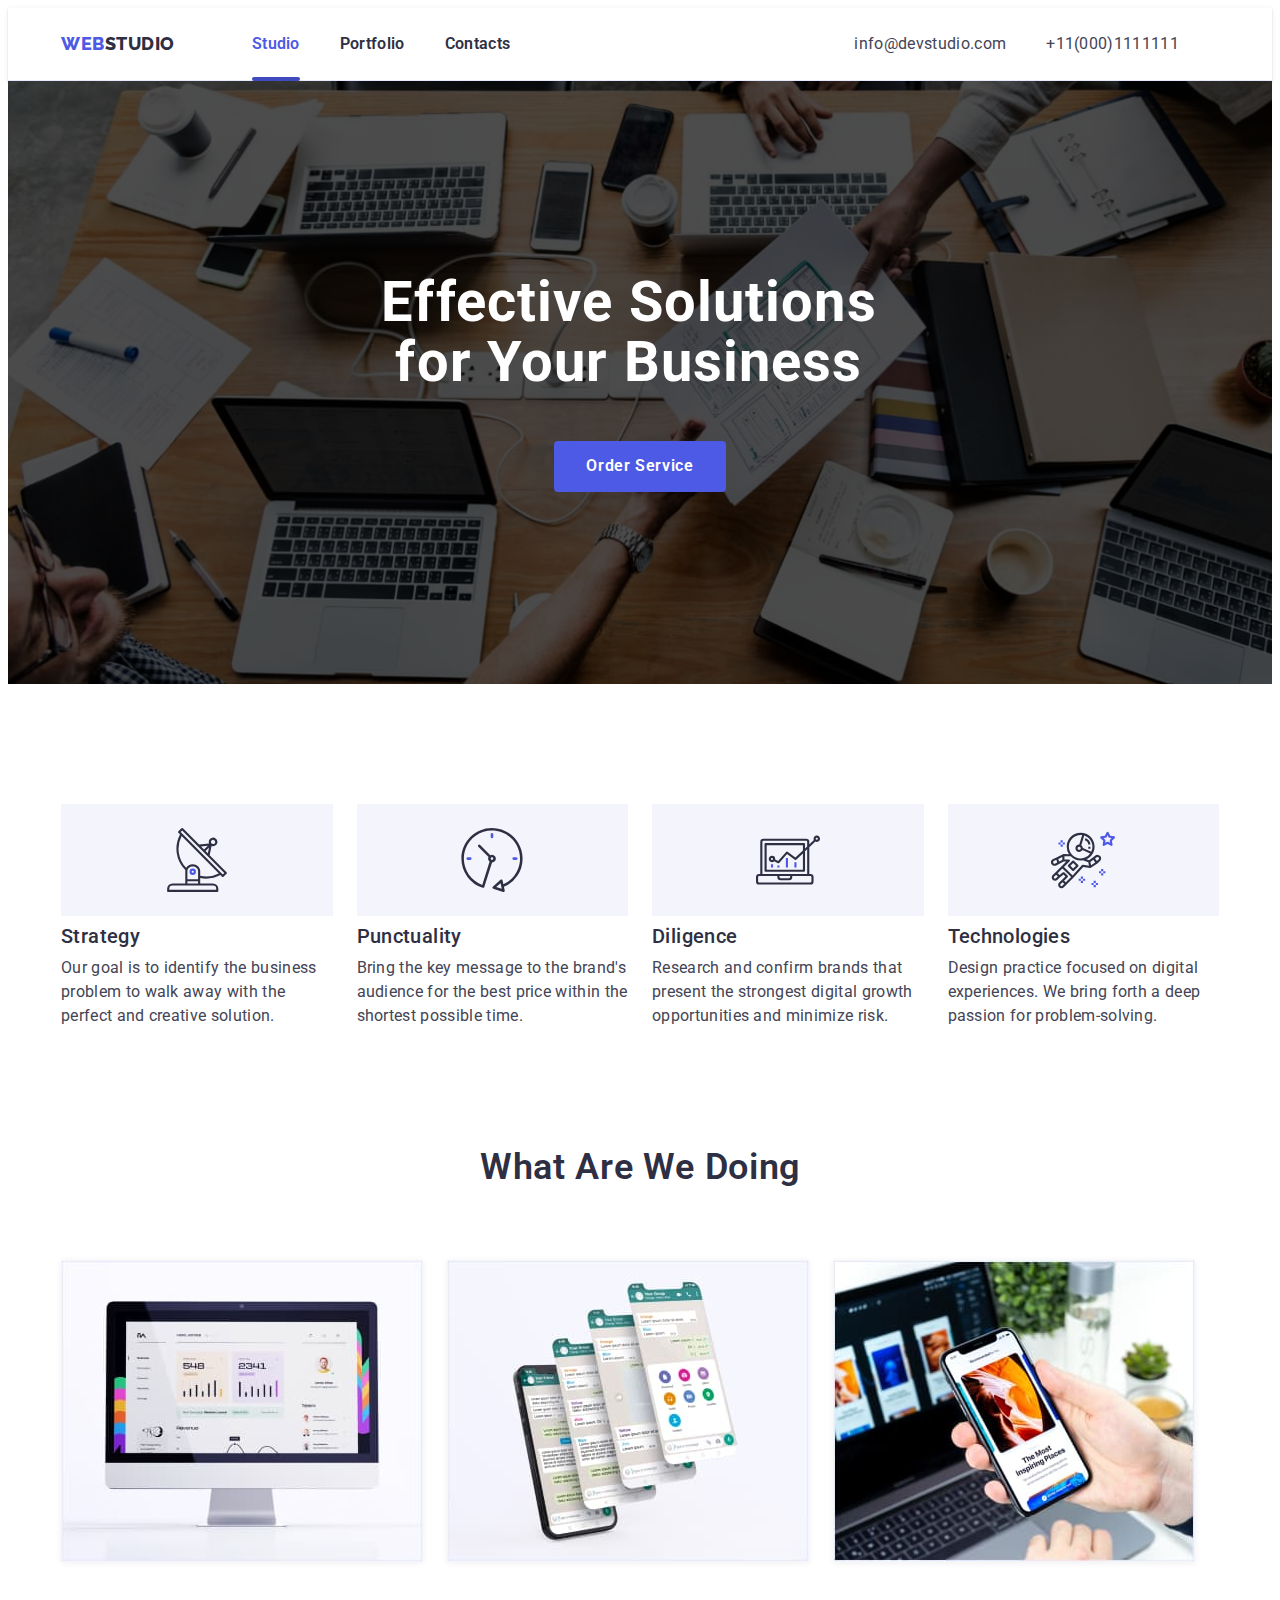
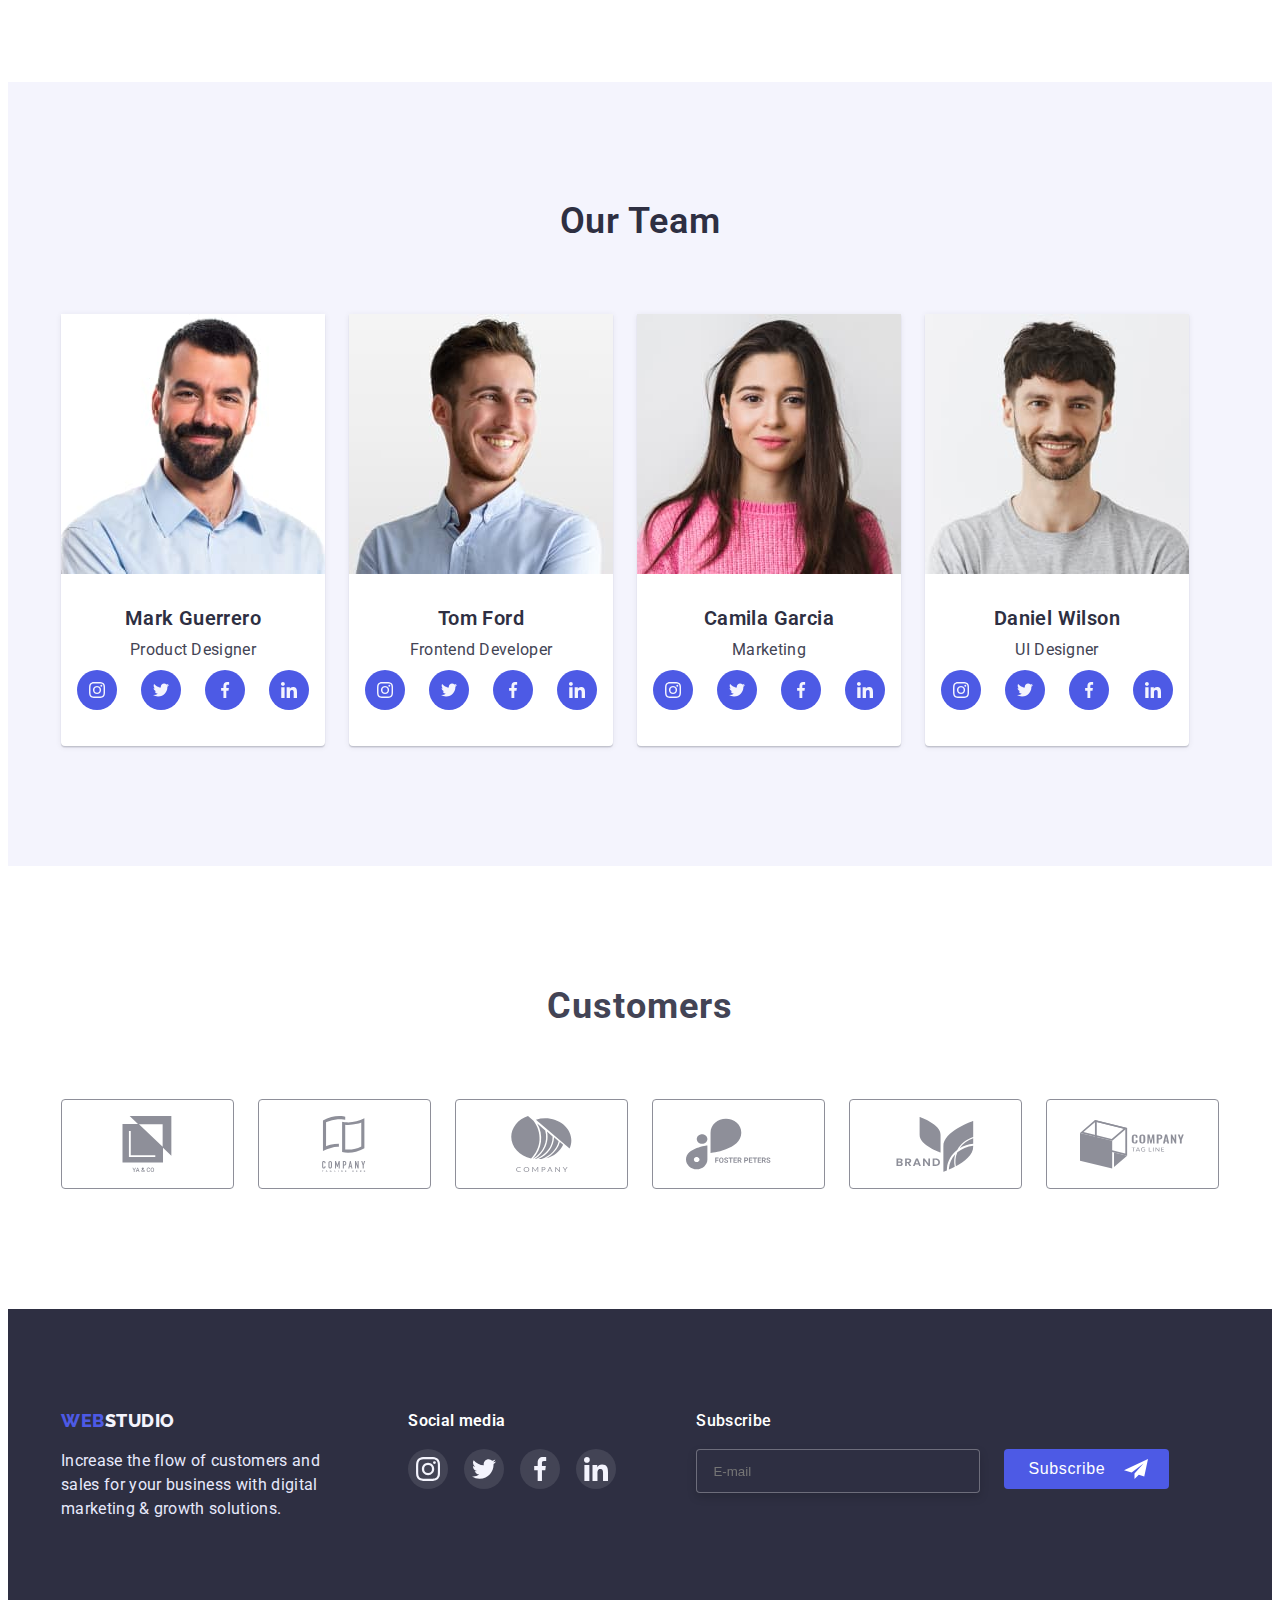
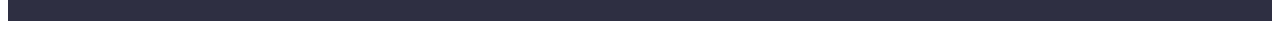
<file: index.html>
<!DOCTYPE html>
<html lang="en">
  <head>
    <meta charset="UTF-8" />
    <meta http-equiv="X-UA-Compatible" content="IE=edge" />
    <meta name="viewport" content="width=device-width, initial-scale=1.0" />
    <title>Home</title>
    <link
      rel="stylesheet"
      href="https://cdnjs.cloudflare.com/ajax/libs/modern-normalize/1.1.0/modern-normalize.min.css"
      integrity="sha512-wpPYUAdjBVSE4KJnH1VR1HeZfpl1ub8YT/NKx4PuQ5NmX2tKuGu6U/JRp5y+Y8XG2tV+wKQpNHVUX03MfMFn9Q=="
      crossorigin="anonymous"
      referrerpolicy="no-referrer"
    />
    <link rel="preconnect" href="https://fonts.googleapis.com" />
    <link rel="preconnect" href="https://fonts.gstatic.com" crossorigin />
    <link
      href="https://fonts.googleapis.com/css2?family=Raleway:wght@700&family=Roboto:wght@400;500;700;900&display=swap"
      rel="stylesheet"
    />
    <link rel="stylesheet" href="./css/styles.css" />
  </head>
  <body>
    <!--HEADER-->
    <header class="header head">
      <div class="container header-container">
        <nav class="nav">
          <a class="logo size" href="./index.html"
            >Web<span class="header-logo size">studio</span></a
          >
          <ul class="menu-hed">
            <li class="menu-headr">
              <a class="menu-link current size" href="#">Studio</a>
            </li>
            <li class="menu-headr">
              <a class="menu-link logo-name size" href="./portfolio.html">Portfolio</a>
            </li>
            <li class="menu-headr logo-name">
              <a class="menu-link logo-name size" href="#">Contacts</a>
            </li>
          </ul>
        </nav>
        <ul class="menu-contact">
          <li class="contact">
            <a class="mail size" href="mailto:info@devstudio.com">info@devstudio.com</a>
          </li>
          <li class="contact">
            <a class="namber size" href="tel:+11(000)1111111">+11(000)1111111</a>
          </li>
        </ul>
      </div>
    </header>
    <main>
      <!--HERO-->
      <section class="hero">
        <div class="container">
          <h1 class="hero-title">Effective Solutions for Your Business</h1>
          <button class="modal-bth" type="button-mod" data-modal-open>Order Service</button>
        </div>
      </section>
      <!--CONTENT-->
      <section class="content">
        <div class="container">
          <h2 class="visually-hidden">our basic position</h2>
          <ul class="menu">
            <li class="description">
              <div class="icon-list">
                <svg class="icon-description" width="64" height="64">
                  <use href="./img/sprite.svg#icon-Group"></use>
                </svg>
              </div>
              <h3 class="title-list-content">Strategy</h3>
              <p class="content-paragraph">
                Our goal is to identify the business problem to walk away with the perfect and
                creative solution.
              </p>
            </li>
            <li class="description">
              <div class="icon-list">
                <svg class="icon-description" width="64" height="64">
                  <use href="./img/sprite.svg#icon-clock"></use>
                </svg>
              </div>
              <h3 class="title-list-content">Punctuality</h3>
              <p class="content-paragraph">
                Bring the key message to the brand's audience for the best price within the shortest
                possible time.
              </p>
            </li>
            <li class="description">
              <div class="icon-list">
                <svg class="icon-description" width="64" height="64">
                  <use href="./img/sprite.svg#icon-diagram"></use>
                </svg>
              </div>
              <h3 class="title-list-content">Diligence</h3>
              <p class="content-paragraph">
                Research and confirm brands that present the strongest digital growth opportunities
                and minimize risk.
              </p>
            </li>
            <li class="description">
              <div class="icon-list">
                <svg class="icon-description" width="64" height="64">
                  <use href="./img/sprite.svg#icon-astronaut"></use>
                </svg>
              </div>
              <h3 class="title-list-content">Technologies</h3>
              <p class="content-paragraph">
                Design practice focused on digital experiences. We bring forth a deep passion for
                problem-solving.
              </p>
            </li>
          </ul>
        </div>
      </section>
      <!--PICTURES-->
      <section class="pictures">
        <div class="container">
          <h2 class="line-title">What are we doing</h2>
          <ul class="menu item">
            <li class="menu-item">
              <img
                class="photo"
                width="360"
                height="300"
                src="./img/photo_1.jpg"
                alt="Photo 1computer"
              />
            </li>
            <li class="menu-item">
              <img
                class="photo"
                width="360"
                height="300"
                src="./img/photo_2.jpg"
                alt="Photo 2mobile phone"
              />
            </li>
            <li class="menu-item">
              <img
                class="photo"
                width="360"
                height="300"
                src="./img/photo_3.jpg"
                alt="Photo 3mobile phone in hand"
              />
            </li>
          </ul>
        </div>
      </section>
      <!--PHOTOS-->
      <section class="team">
        <div class="container team-container">
          <h2 class="line-title">Our Team</h2>
          <ul class="menu-photo card">
            <li class="menu-img">
              <img
                class="photo"
                width="264"
                height="260"
                src="./img/photo-1.jpg"
                alt="photo 1 Mark Guerrero Product Designer"
              />
              <div class="sociol-menu">
                <h3 class="title-list">Mark Guerrero</h3>
                <p class="text">Product Designer</p>
                <ul class="sociol">
                  <li class="sociol-list">
                    <a href="#" class="sociol-link">
                      <svg class="icon" width="16" height="16">
                        <use href="./img/sprite.svg#instagram"></use>
                      </svg>
                    </a>
                  </li>
                  <li class="sociol-list">
                    <a href="#" class="sociol-link">
                      <svg class="icon" width="16" height="16">
                        <use href="./img/sprite.svg#twitter"></use>
                      </svg>
                    </a>
                  </li>
                  <li class="sociol-list">
                    <a href="#" class="sociol-link">
                      <svg class="icon" width="16" height="16">
                        <use href="./img/sprite.svg#facebook"></use>
                      </svg>
                    </a>
                  </li>
                  <li class="sociol-list">
                    <a href="#" class="sociol-link">
                      <svg class="icon" width="16" height="16">
                        <use href="./img/sprite.svg#linkedin"></use>
                      </svg>
                    </a>
                  </li>
                </ul>
              </div>
            </li>
            <li class="menu-img">
              <img
                class="photo"
                width="264"
                height="260"
                src="./img/photo-2.jpg"
                alt="photo 2 Tom Ford Frontend Developer "
              />
              <div class="sociol-menu">
                <h3 class="title-list">Tom Ford</h3>
                <p class="text">Frontend Developer</p>
                <ul class="sociol">
                  <li class="sociol-list">
                    <a href="" class="sociol-link">
                      <svg class="icon" width="16" height="16">
                        <use href="./img/sprite.svg#instagram"></use>
                      </svg>
                    </a>
                  </li>
                  <li class="sociol-list">
                    <a href="" class="sociol-link">
                      <svg class="icon" width="16" height="16">
                        <use href="./img/sprite.svg#twitter"></use>
                      </svg>
                    </a>
                  </li>
                  <li class="sociol-list">
                    <a href="#" class="sociol-link">
                      <svg class="icon" width="16" height="16">
                        <use href="./img/sprite.svg#facebook"></use>
                      </svg>
                    </a>
                  </li>
                  <li class="sociol-list">
                    <a href="#" class="sociol-link">
                      <svg class="icon" width="16" height="16">
                        <use href="./img/sprite.svg#linkedin"></use>
                      </svg>
                    </a>
                  </li>
                </ul>
              </div>
            </li>
            <li class="menu-img">
              <img
                class="photo"
                width="264"
                height="260"
                src="./img/photo-3.jpg"
                alt="photo 3 Camila Garcia Marketing"
              />
              <div class="sociol-menu">
                <h3 class="title-list">Camila Garcia</h3>
                <p class="text">Marketing</p>
                <ul class="sociol">
                  <li class="sociol-list">
                    <a href="" class="sociol-link">
                      <svg class="icon" width="16" height="16">
                        <use href="./img/sprite.svg#instagram"></use>
                      </svg>
                    </a>
                  </li>
                  <li class="sociol-list">
                    <a href="" class="sociol-link">
                      <svg class="icon" width="16" height="16">
                        <use href="./img/sprite.svg#twitter"></use>
                      </svg>
                    </a>
                  </li>
                  <li class="sociol-list">
                    <a href="" class="sociol-link">
                      <svg class="icon" width="16" height="16">
                        <use href="./img/sprite.svg#facebook"></use>
                      </svg>
                    </a>
                  </li>
                  <li class="sociol-list">
                    <a href="" class="sociol-link">
                      <svg class="icon" width="16" height="16">
                        <use href="./img/sprite.svg#linkedin"></use>
                      </svg>
                    </a>
                  </li>
                </ul>
              </div>
            </li>
            <li class="menu-img">
              <img
                class="photo"
                width="264"
                height="260"
                src="./img/photo-4.jpg"
                alt="photo 4 Daniel Wilson UI Designer"
              />
              <div class="sociol-menu">
                <h3 class="title-list">Daniel Wilson</h3>
                <p class="text">UI Designer</p>
                <ul class="sociol">
                  <li class="sociol-list">
                    <a href="" class="sociol-link">
                      <svg class="icon" width="16" height="16">
                        <use href="./img/sprite.svg#instagram"></use>
                      </svg>
                    </a>
                  </li>
                  <li class="sociol-list">
                    <a href="" class="sociol-link">
                      <svg class="icon" width="16" height="16">
                        <use href="./img/sprite.svg#twitter"></use>
                      </svg>
                    </a>
                  </li>
                  <li class="sociol-list">
                    <a href="" class="sociol-link">
                      <svg class="icon" width="16" height="16">
                        <use href="./img/sprite.svg#facebook"></use>
                      </svg>
                    </a>
                  </li>
                  <li class="sociol-list">
                    <a href="" class="sociol-link">
                      <svg class="icon" width="16" height="16">
                        <use href="./img/sprite.svg#linkedin"></use>
                      </svg>
                    </a>
                  </li>
                </ul>
              </div>
            </li>
          </ul>
        </div>
      </section>
      <section class="customers">
        <div class="container">
          <h2 class="text-customers">Customers</h2>
          <ul class="partner">
            <li class="customers-list">
              <a class="customers-link" href="#">
                <svg class="icon-customer" width="104" height="56">
                  <use href="./img/sprite.svg#icon-group1"></use>
                </svg>
              </a>
            </li>
            <li class="customers-list">
              <a class="customers-link" href="#">
                <svg class="icon-customer" width="104" height="56">
                  <use href="./img/sprite.svg#icon-group2"></use>
                </svg>
              </a>
            </li>
            <li class="customers-list">
              <a class="customers-link" href="#">
                <svg class="icon-customer" width="104" height="56">
                  <use href="./img/sprite.svg#icon-group3"></use>
                </svg>
              </a>
            </li>
            <li class="customers-list">
              <a class="customers-link" href="#">
                <svg class="icon-customer" width="104" height="56">
                  <use href="./img/sprite.svg#icon-group4"></use>
                </svg>
              </a>
            </li>
            <li class="customers-list">
              <a class="customers-link" href="#">
                <svg class="icon-customer" width="104" height="56">
                  <use href="./img/sprite.svg#icon-group5"></use>
                </svg>
              </a>
            </li>
            <li class="customers-list">
              <a class="customers-link" href="#">
                <svg class="icon-customer" width="104" height="56">
                  <use href="./img/sprite.svg#icon-group6"></use>
                </svg>
              </a>
            </li>
          </ul>
        </div>
      </section>
    </main>
    <!--FOOTER-->
    <footer class="footer">
      <div class="container">
        <div class="sociol-icon">
          <div class="sociol-footer">
            <a class="logo" href="./index.html">Web<span class="footer-logo">studio</span></a>
            <p class="footer-text">
              Increase the flow of customers and sales for your business with digital marketing &
              growth solutions.
            </p>
          </div>
          <div class="sociol-media">
            <p class="text-social">Social media</p>
            <ul class="footer-list">
              <li class="footer-icon">
                <a href="#" class="footer-link">
                  <svg class="icon" width="24" height="24">
                    <use href="./img/sprite.svg#instagram"></use>
                  </svg>
                </a>
              </li>
              <li class="footer-icon">
                <a href="#" class="footer-link">
                  <svg class="icon" width="24" height="24">
                    <use href="./img/sprite.svg#twitter"></use>
                  </svg>
                </a>
              </li>
              <li class="footer-icon">
                <a href="#" class="footer-link">
                  <svg class="icon" width="24" height="24">
                    <use href="./img/sprite.svg#facebook"></use>
                  </svg>
                </a>
              </li>
              <li class="footer-icon">
                <a href="#" class="footer-link">
                  <svg class="icon" width="24" height="24">
                    <use href="./img/sprite.svg#linkedin"></use>
                  </svg>
                </a>
              </li>
            </ul>
          </div>
          <div class="footer-subs">
            <p class="desc-subs">Subscribe</p>
            <div class="label-input-footer">
              <form class="footer-form">
                <span class="footer-input">
                  <input
                    type="text"
                    name="user-email"
                    class="modal-input-footer"
                    required
                    placeholder="E-mail"
                  />
                </span>
                <button type="submit" class="footer-but">Subscribe</button>
              </form>
            </div>
          </div>
        </div>
      </div>
    </footer>
    <div class="backdrop is-hidden" data-modal>
      <div class="modal-window">
        <button type="button-mod" class="modal-btn" data-modal-close>
          <svg class="close-btn" width="8" height="8">
            <use href="./img/sprite.svg#icon-close"></use>
          </svg>
        </button>
        <p class="desc-modal-wind">Leave your contacts and we will call you back</p>
        <form class="modal-form">
          <label class="form-label">
            <span class="input-desc"> Name</span>
            <span class="icon-modal-input">
              <input
                type="text"
                name="user-name"
                class="modal-input"
                required
                pattern="^[a-zA-Z]+"
                minlength="2"
              />
              <svg class="icon-modal" width="12" height="12">
                <use href="./img/sprite.svg#icon-name"></use>
              </svg>
            </span>
          </label>
          <label class="form-label">
            <span class="input-desc">Phone</span>
            <span class="icon-modal-input">
              <input
                type="tel"
                name="user-phone"
                class="modal-input"
                required
                pattern="[0-9]{3}-[0-9]{3}-[0-9]{2}-[0-9]{2}"
                title="xxx-xxx-xx-xx"
              />
              <svg class="icon-modal" width="13" height="13">
                <use href="./img/sprite.svg#icon-phone"></use>
              </svg>
            </span>
          </label>
          <label class="form-label">
            <span class="input-desc"> Email</span>
            <span class="icon-modal-input">
              <input type="text" name="user-email" class="modal-input" required />
              <svg class="icon-modal" width="15" height="12">
                <use href="./img/sprite.svg#icon-mail"></use>
              </svg>
            </span>
          </label>
          <label class="form-label">
            <span class="input-desc"> Comment</span>
            <textarea name="user-message" class="modal-text" placeholder="Text input"></textarea>
          </label>
          <input
            id="user"
            type="checkbox"
            name="user-policy"
            class="modal-input-check visually-hidden"
          />
          <label for="user" class="check-desc"
            >I accept the terms and conditions of the&nbsp;<a href="#"> Privacy Polic</a></label
          >
          <button type="submit" class="form-submit">Send</button>
        </form>
      </div>
    </div>
    <script src="./js/modal.js"></script>
  </body>
</html>
</file>
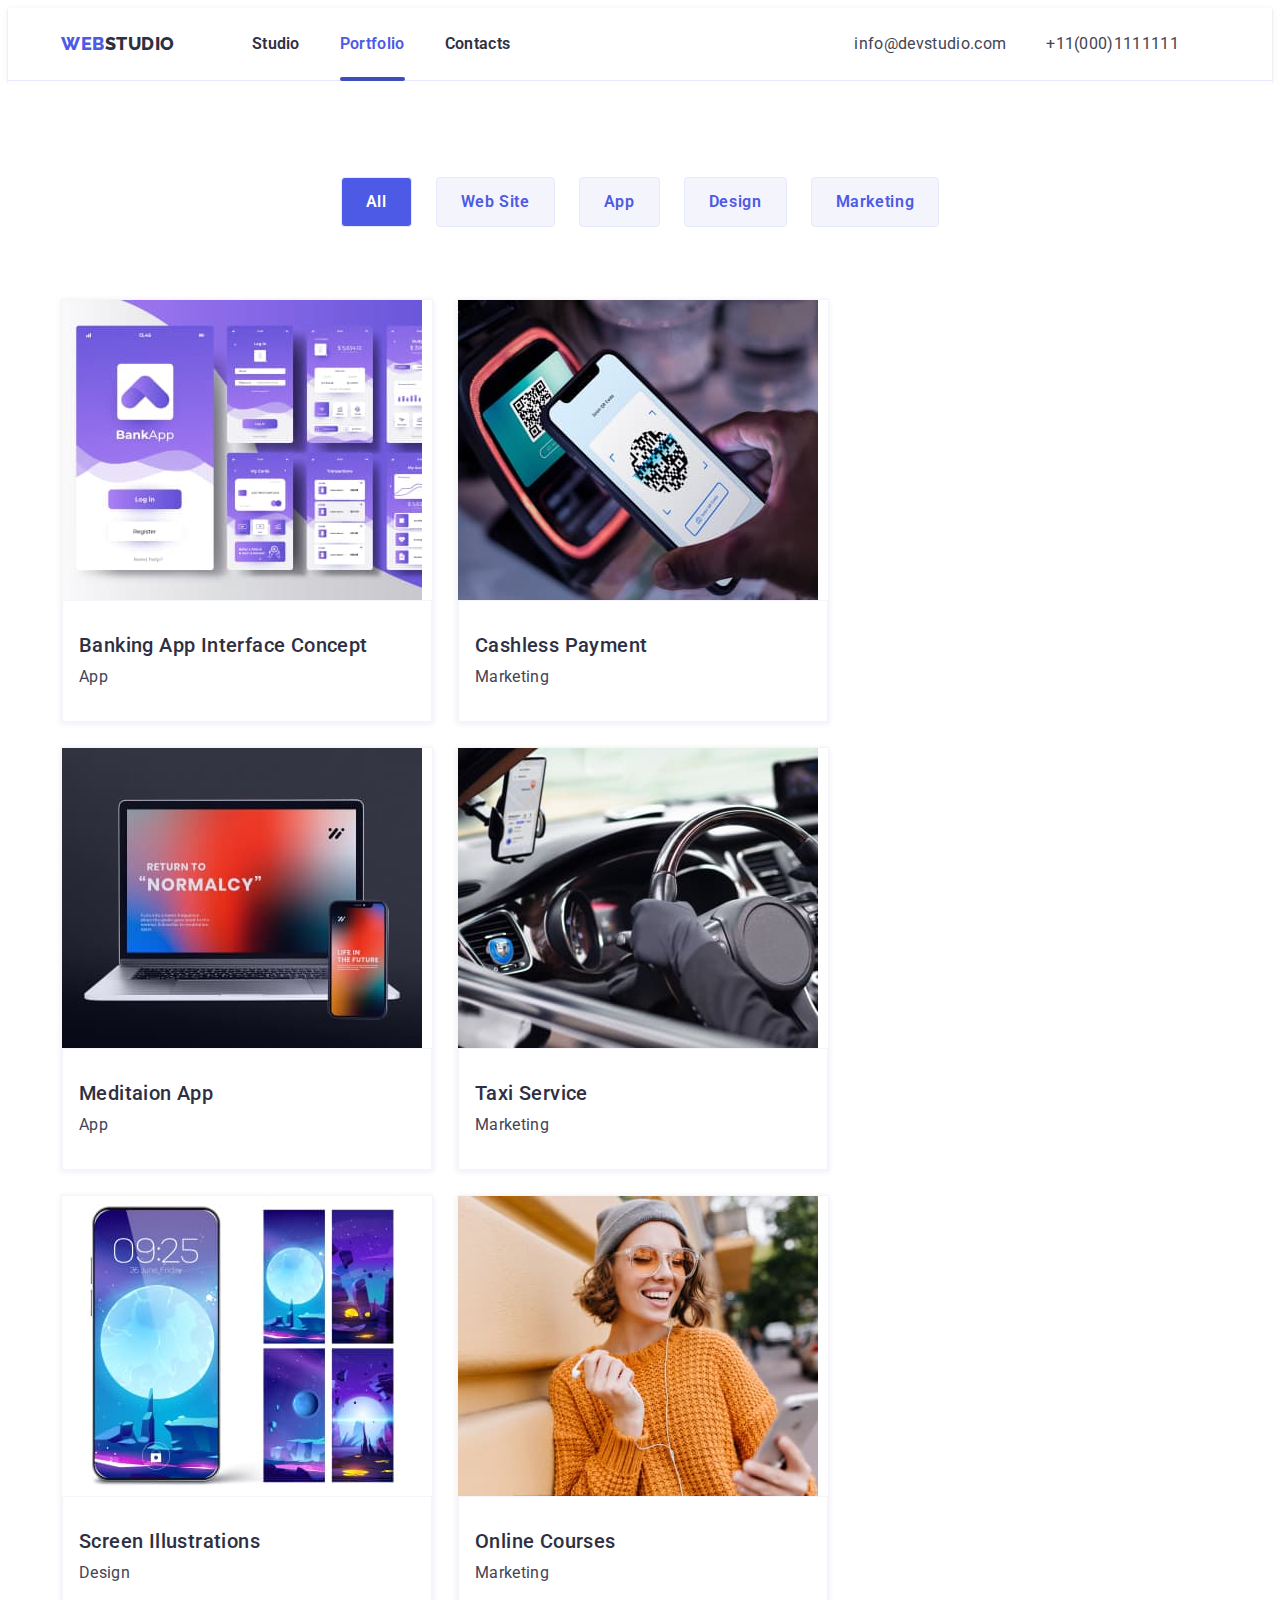
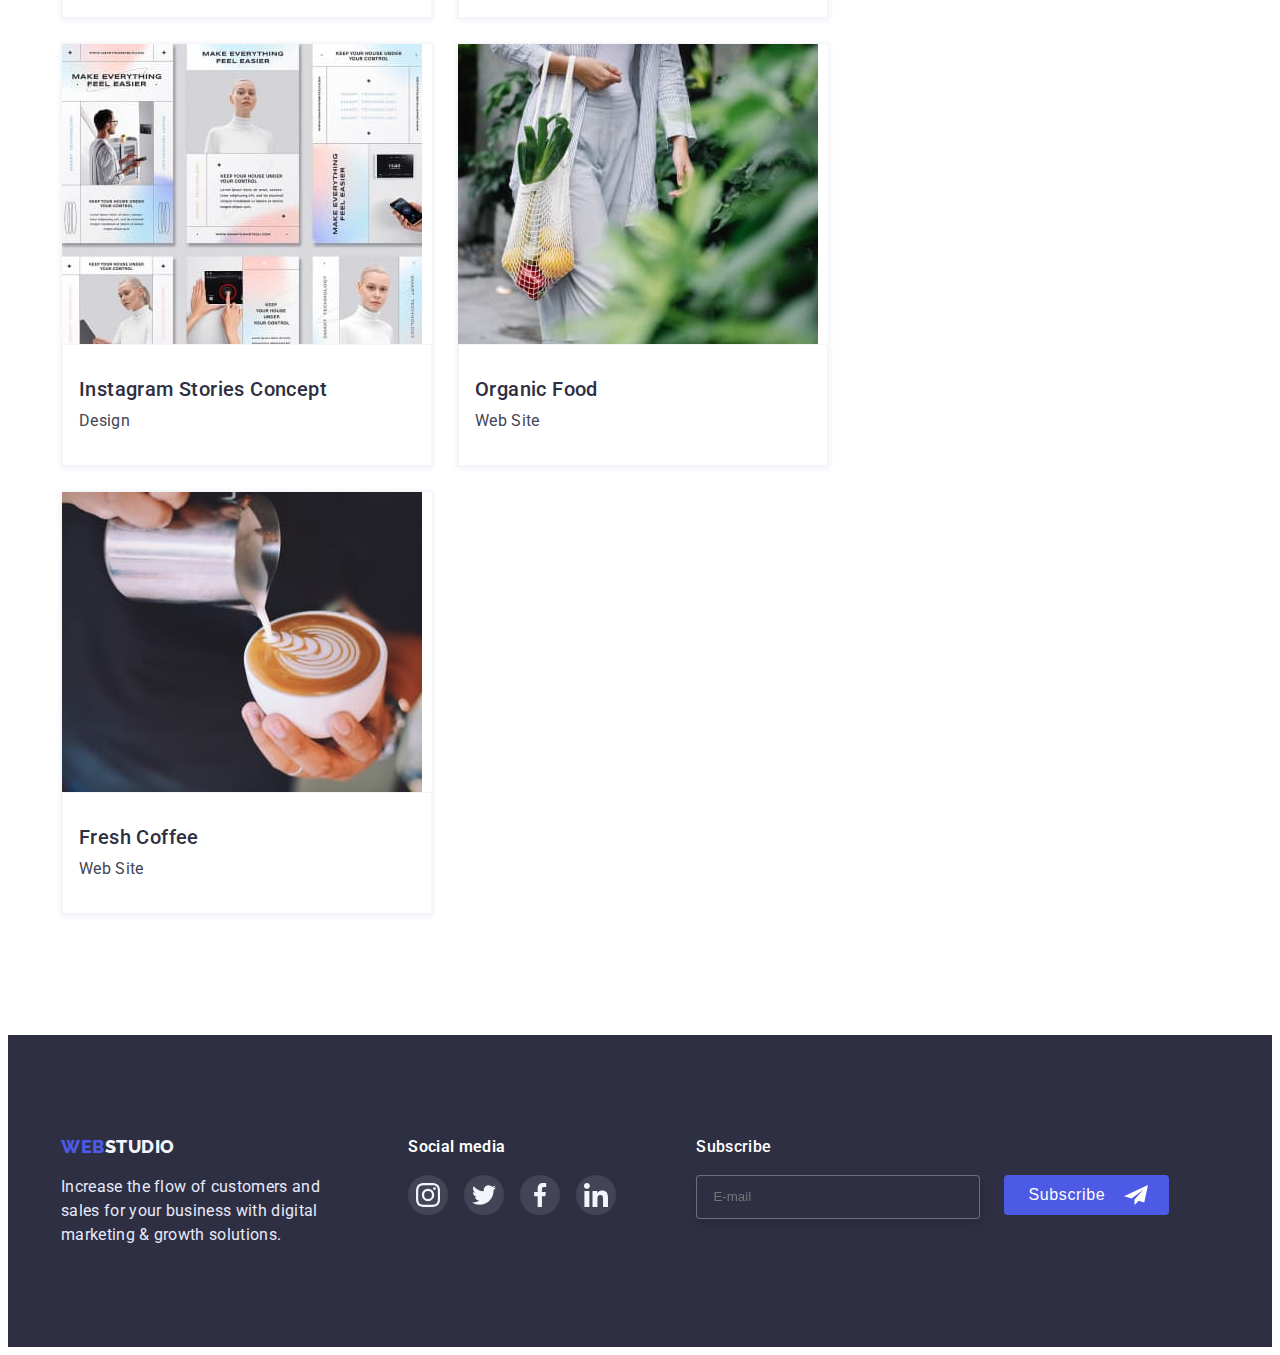
<file: portfolio.html>
<!DOCTYPE html>
<html lang="en">
  <head>
    <meta charset="UTF-8" />
    <meta http-equiv="X-UA-Compatible" content="IE=edge" />
    <meta name="viewport" content="width=device-width, initial-scale=1.0" />
    <title>Portfolio</title>
    <link
      rel="stylesheet"
      href="https://cdnjs.cloudflare.com/ajax/libs/modern-normalize/1.1.0/modern-normalize.min.css"
      integrity="sha512-wpPYUAdjBVSE4KJnH1VR1HeZfpl1ub8YT/NKx4PuQ5NmX2tKuGu6U/JRp5y+Y8XG2tV+wKQpNHVUX03MfMFn9Q=="
      crossorigin="anonymous"
      referrerpolicy="no-referrer"
    />
    <link rel="preconnect" href="https://fonts.googleapis.com" />
    <link rel="preconnect" href="https://fonts.gstatic.com" crossorigin />
    <link
      href="https://fonts.googleapis.com/css2?family=Raleway:wght@700&family=Roboto:wght@400;500;700;900&display=swap"
      rel="stylesheet"
    />
    <link rel="stylesheet" href="./css/styles.css" />
  </head>
  <body>
    <!--HEADER-->
    <header class="header head">
      <div class="container header-container">
        <nav class="nav">
          <a class="logo size" href="./index.html"
            >Web<span class="header-logo size">studio</span></a
          >
          <ul class="menu-hed">
            <li class="menu-headr logo-name">
              <a class="menu-link logo-name size" href="./index.html">Studio</a>
            </li>
            <li class="menu-headr">
              <a class="menu-link current size" href="./portfolio.html">Portfolio</a>
            </li>
            <li class="menu-headr logo-name">
              <a class="menu-link logo-name size" href="#">Contacts</a>
            </li>
          </ul>
        </nav>
        <ul class="menu-contact">
          <li class="contact">
            <a class="mail size" href="mailto:info@devstudio.com">info@devstudio.com</a>
          </li>
          <li class="contact">
            <a class="namber size" href="tel:+11(000)1111111">+11(000)1111111</a>
          </li>
        </ul>
      </div>
    </header>
    <main>
      <!--HERO-->
      <section class="hero-portfolio">
        <div class="container">
          <h1 class="visually-hidden">Website navigation</h1>
          <ul class="menu-button">
            <li class="menu-list"><button class="button modal" type="button">All</button></li>
            <li class="menu-list"><button class="button" type="button">Web Site</button></li>
            <li class="menu-list"><button class="button" type="button">App</button></li>
            <li class="menu-list"><button class="button" type="button">Design</button></li>
            <li class="menu-list"><button class="button" type="button">Marketing</button></li>
          </ul>

          <ul class="menu-photo photo-list">
            <li class="menu-item card-photo">
              <a class="portfolio-link" href="#">
                <div class="overlay-card">
                  <img
                    class="photo"
                    width="360"
                    height="300"
                    src="./img/photo1.jpg"
                    alt="photo interface"
                  />
                  <div class="overlay-text">
                    <p class="overlay">
                      14 Stylish and User-Friendly App Design Concepts · Task Manager App · Calorie
                      Tracker App · Exotic Fruit Ecommerce App · Cloud Storage App
                    </p>
                  </div>
                </div>
                <div class="photo-box">
                  <h2 class="title-list-content">Banking App Interface Concept</h2>
                  <p class="text box-text">App</p>
                </div>
              </a>
            </li>
            <li class="menu-item card-photo">
              <a class="portfolio-link" href="#">
                <div class="overlay-card">
                  <img
                    class="photo"
                    width="360"
                    height="300"
                    src="./img/photo2.jpg"
                    alt="photo 2"
                  />
                  <div class="overlay-text">
                    <p class="overlay">
                      14 Stylish and User-Friendly App Design Concepts · Task Manager App · Calorie
                      Tracker App · Exotic Fruit Ecommerce App · Cloud Storage App
                    </p>
                  </div>
                </div>
                <div class="photo-box">
                  <h2 class="title-list-content">Cashless Payment</h2>
                  <p class="text box-text">Marketing</p>
                </div>
              </a>
            </li>
            <li class="menu-item card-photo">
              <a class="portfolio-link" href="#">
                <div class="overlay-card">
                  <img
                    class="photo"
                    width="360"
                    height="300"
                    src="./img/photo3.jpg"
                    alt="photo leptop "
                  />
                  <div class="overlay-text">
                    <p class="overlay">
                      14 Stylish and User-Friendly App Design Concepts · Task Manager App · Calorie
                      Tracker App · Exotic Fruit Ecommerce App · Cloud Storage App
                    </p>
                  </div>
                </div>
                <div class="photo-box">
                  <h2 class="title-list-content">Meditaion App</h2>
                  <p class="text box-text">App</p>
                </div>
              </a>
            </li>
            <li class="menu-item card-photo">
              <a class="portfolio-link" href="#">
                <div class="overlay-card">
                  <img
                    class="photo"
                    width="360"
                    height="300"
                    src="./img/photo4.jpg"
                    alt="photo 4 dashboard in the car "
                  />
                  <div class="overlay-text">
                    <p class="overlay">
                      14 Stylish and User-Friendly App Design Concepts · Task Manager App · Calorie
                      Tracker App · Exotic Fruit Ecommerce App · Cloud Storage App
                    </p>
                  </div>
                </div>
                <div class="photo-box">
                  <h2 class="title-list-content">Taxi Service</h2>
                  <p class="text box-text">Marketing</p>
                </div>
              </a>
            </li>
            <li class="menu-item card-photo">
              <a class="portfolio-link" href="#">
                <div class="overlay-card">
                  <img
                    class="photo"
                    width="360"
                    height="300"
                    src="./img/photo5.jpg"
                    alt="photo 5 screen sever for mobile"
                  />
                  <div class="overlay-text">
                    <p class="overlay">
                      14 Stylish and User-Friendly App Design Concepts · Task Manager App · Calorie
                      Tracker App · Exotic Fruit Ecommerce App · Cloud Storage App
                    </p>
                  </div>
                </div>
                <div class="photo-box">
                  <h2 class="title-list-content">Screen Illustrations</h2>
                  <p class="text box-text">Design</p>
                </div>
              </a>
            </li>
            <li class="menu-item card-photo">
              <a class="portfolio-link" href="#">
                <div class="overlay-card">
                  <img
                    class="photo"
                    width="360"
                    height="300"
                    src="./img/photo6.jpg"
                    alt="photo 6 girl using a mobile phone"
                  />
                  <div class="overlay-text">
                    <p class="overlay">
                      14 Stylish and User-Friendly App Design Concepts · Task Manager App · Calorie
                      Tracker App · Exotic Fruit Ecommerce App · Cloud Storage App
                    </p>
                  </div>
                </div>
                <div class="photo-box">
                  <h2 class="title-list-content">Online Courses</h2>
                  <p class="text box-text">Marketing</p>
                </div>
              </a>
            </li>
            <li class="menu-item card-photo">
              <a class="portfolio-link" href="#">
                <div class="overlay-card">
                  <img
                    class="photo"
                    width="360"
                    height="300"
                    src="./img/photo7.jpg"
                    alt="photo 7 desing instagram stories "
                  />
                  <div class="overlay-text">
                    <p class="overlay">
                      14 Stylish and User-Friendly App Design Concepts · Task Manager App · Calorie
                      Tracker App · Exotic Fruit Ecommerce App · Cloud Storage App
                    </p>
                  </div>
                </div>
                <div class="photo-box">
                  <h2 class="title-list-content">Instagram Stories Concept</h2>
                  <p class="text box-text">Design</p>
                </div>
              </a>
            </li>
            <li class="menu-item card-photo">
              <a class="portfolio-link" href="#">
                <div class="overlay-card">
                  <img
                    class="photo"
                    width="360"
                    height="300"
                    src="./img/photo8.jpg"
                    alt="photo 8 healthy food "
                  />
                  <div class="overlay-text">
                    <p class="overlay">
                      14 Stylish and User-Friendly App Design Concepts · Task Manager App · Calorie
                      Tracker App · Exotic Fruit Ecommerce App · Cloud Storage App
                    </p>
                  </div>
                </div>
                <div class="photo-box">
                  <h2 class="title-list-content">Organic Food</h2>
                  <p class="text box-text">Web Site</p>
                </div>
              </a>
            </li>
            <li class="menu-item card-photo">
              <a class="portfolio-link" href="#">
                <div class="overlay-card">
                  <img
                    class="photo"
                    width="360"
                    height="300"
                    src="./img/photo9.jpg"
                    alt="photo 9 making coffee"
                  />
                  <div class="overlay-text">
                    <p class="overlay">
                      14 Stylish and User-Friendly App Design Concepts · Task Manager App · Calorie
                      Tracker App · Exotic Fruit Ecommerce App · Cloud Storage App
                    </p>
                  </div>
                </div>
                <div class="photo-box">
                  <h2 class="title-list-content">Fresh Coffee</h2>
                  <p class="text box-text">Web Site</p>
                </div>
              </a>
            </li>
          </ul>
        </div>
      </section>
    </main>
    <!--FOOTER-->
    <footer class="footer">
      <div class="container">
        <div class="sociol-icon">
          <div class="sociol-footer">
            <a class="logo" href="./index.html">Web<span class="footer-logo">studio</span></a>
            <p class="footer-text">
              Increase the flow of customers and sales for your business with digital marketing &
              growth solutions.
            </p>
          </div>
          <div class="sociol-media">
            <p class="text-social">Social media</p>
            <ul class="footer-list">
              <li class="footer-icon">
                <a href="#" class="footer-link">
                  <svg class="icon" width="24" height="24">
                    <use href="./img/sprite.svg#instagram"></use>
                  </svg>
                </a>
              </li>
              <li class="footer-icon">
                <a href="#" class="footer-link">
                  <svg class="icon" width="24" height="24">
                    <use href="./img/sprite.svg#twitter"></use>
                  </svg>
                </a>
              </li>
              <li class="footer-icon">
                <a href="#" class="footer-link">
                  <svg class="icon" width="24" height="24">
                    <use href="./img/sprite.svg#facebook"></use>
                  </svg>
                </a>
              </li>
              <li class="footer-icon">
                <a href="#" class="footer-link">
                  <svg class="icon" width="24" height="24">
                    <use href="./img/sprite.svg#linkedin"></use>
                  </svg>
                </a>
              </li>
            </ul>
          </div>
          <div class="footer-subs">
            <p class="desc-subs">Subscribe</p>
            <div class="label-input-footer">
              <form class="footer-form">
                <span class="footer-input">
                  <input
                    type="text"
                    name="user-email"
                    class="modal-input-footer"
                    required
                    placeholder="E-mail"
                  />
                </span>
                <button type="submit" class="footer-but">Subscribe</button>
              </form>
            </div>
          </div>
        </div>
      </div>
    </footer>
  </body>
</html>
</file>
<file: css/styles.css>
:root {
  --color-text: #434455;
  --color-link: #2e2f42;
  --color-bth: #4d5ae5;
  --color-light: #ffffff;
  --bth-backround: #f4f4fd;
  --color-footer: #e7e9fc;
  --colir-pages: #f5f5f5;
  --color-icon: #8e8f99;
  --cubic-: cubic-bezier(0.4, 0, 0.2, 1);
  --color-mod: #404bbf;
}
h1,
h2,
h3,
p {
  margin-top: 0;
  margin-bottom: 0;
}
ul {
  margin-top: 0;
  margin-bottom: 0;
  padding-left: 0;
}
img {
  display: block;
}
button {
  cursor: pointer;
}

body {
  background-color: var(--color-light);
  color: var(--color-text);
  font-family: 'Roboto', sans-serif;
}
.container {
  width: 1158px;
  margin-left: auto;
  margin-right: auto;
  padding-right: 15px;
  padding-left: 15px;
}
/* ------------------------HEADER--------------- */

.size {
  padding-top: 24px;
  padding-bottom: 24px;
}
.header {
  border-bottom: 1px solid #e7e9fc;
  box-shadow: 0px 2px 1px rgba(46, 47, 66, 0.08), 0px 1px 1px rgba(46, 47, 66, 0.16),
    0px 1px 6px rgba(46, 47, 66, 0.08);
}
.header-container {
  display: flex;
  align-items: center;
}

.nav {
  display: flex;
  align-items: center;
}
.menu-hed {
  display: flex;
  align-items: center;
}
.logo {
  margin-right: 77px;
}
.menu-headr:not(:last-child) {
  margin-right: 40px;
}
.menu-contact {
  display: flex;
  align-items: center;
}
.menu-contact {
  margin-left: auto;
  margin-right: 40px;
}
.logo {
  font-family: 'Raleway', sans-serif;
  font-weight: 800;
  font-size: 18px;
  line-height: 1.33;
  letter-spacing: 0.03em;
  text-transform: uppercase;
  color: var(--color-bth);
}
.header-logo {
  font-family: 'Raleway', sans-serif;
  font-weight: 800;
  font-size: 18px;
  line-height: 1.33;
  letter-spacing: 0.03em;
  text-transform: uppercase;
  color: var(--color-link);
}
.logo-name {
  transition: color 250ms var(--cubic-);
}
.logo-name:hover,
.logo-name:focus {
  color: var(--color-bth);
}

.header-logo,
.logo {
  text-decoration-line: none;
}
.menu-link {
  position: relative;
  font-weight: 600;
  font-size: 16px;
  line-height: 1.5;
  letter-spacing: 0.02em;
  color: var(--color-link);
}
.current::after {
  position: absolute;
  content: '';
  left: 0;
  bottom: 0;
  display: block;
  width: 100%;
  height: 4px;
  background: #404bbf;
  border-radius: 2px;
  transform: translateY(4px);
}

.menu-link {
  text-decoration: none;
}
.current {
  color: var(--color-bth);
}
.namber {
  font-weight: 400;
  font-size: 16px;
  line-height: 1.5;
  letter-spacing: 0.02em;
  color: var(--color-text);
}
.mail {
  font-weight: 400;
  font-size: 16px;
  line-height: 1.5;
  letter-spacing: 0.02em;
  margin-right: 40px;
  color: var(--color-text);
}
.namber,
.mail {
  text-decoration: none;
}
.menu-hed,
.menu-contact {
  list-style: none;
}
.namber,
.mail {
  transition: color 250ms var(--cubic-);
}
.namber:hover,
.namber:focus,
.mail:hover,
.namber:focus {
  color: var(--color-bth);
}
/* ----------------------HERO-------------*/
.hero-portfolio {
  display: flex;
  align-items: center;
  background-color: var(--color-light);
}
.portfolio-link {
  text-decoration: none;
}
.portfolio-link {
  display: block;
}
.menu-button {
  display: flex;
  align-items: center;
}
.hero {
  margin: 0 auto;
  padding-bottom: 192px;
  padding-top: 192px;
  text-align: center;
  background-color: var(--color-link);
  background-image: linear-gradient(rgba(0, 0, 0, 0.7), rgba(0, 0, 0, 0.7)),
    url('../img/background.jpg');
  background-size: cover;
}
.hero {
  max-width: 1440px;
}
.hero-title {
  display: flex;
}
.hero-title {
  font-size: 56px;
  line-height: 1.07;
  text-align: center;
  justify-content: center;
  letter-spacing: 0.02em;
  color: var(--color-light);
  max-width: 500px;
  margin-left: 318px;
}
.hero-title {
  margin-top: 0px;
  margin-bottom: 48px;
}
.menu-list:not(:last-child) {
  margin-right: 24px;
}
.modal-bth {
  padding-top: 16px;
  padding-bottom: 16px;
  padding-left: 32px;
  padding-right: 32px;
  font-family: inherit;
  font-weight: 600;
  font-size: 16px;
  line-height: 1.18;
  letter-spacing: 0.04em;
  border: 1px;
  border-radius: 4px;
  color: var(--color-light);
  background-color: var(--color-bth);
  transition-property: color, background-color;
  transition-duration: 250ms;
  transition-timing-function: var(--cubic-);
}
.modal-bth:hover,
.modal-bth:focus {
  color: var(--color-light);
  background-color: #404bbf;
}
.button {
  padding-top: 12px;
  padding-bottom: 12px;
  padding-left: 24px;
  padding-right: 24px;
  font-family: inherit;
  font-weight: 600;
  font-size: 16px;
  line-height: 1.5;
  letter-spacing: 0.04em;
  border: 1px solid var(--color-footer);
  border-radius: 4px;
  background-color: var(--bth-backround);
  color: var(--color-bth);
  transition-property: color, background-color;
  transition-duration: 250ms;
  transition-timing-function: var(--cubic-);
}
.button:hover,
.button:focus {
  color: var(--color-light);
  background-color: var(--color-bth);
}
.hero-portfolio {
  padding-top: 96px;
  padding-bottom: 120px;
}
.menu-button {
  margin-bottom: 72px;
  justify-content: center;
}

.modal {
  background-color: var(--color-bth);
  color: var(--color-light);
}
.menu-button {
  list-style: none;
}
.content {
  padding-top: 120px;
  padding-bottom: 0px;
  background-color: var(--color-light);
}
.menu-item {
  list-style: none;
}
.menu-item {
  width: 360px;
  border: 0.5px solid var(--bth-backround);
  box-shadow: 0px 1px 6px rgba(46, 47, 66, 0.08);
  transition-property: color, background-color;
  transition-duration: 250ms;
  transition-timing-function: var(--cubic-);
}

.card-photo {
  flex-basis: calc((100% - 48px) / 3);
}
.menu-item {
  display: block;
}
.menu-item:hover .overlay,
.menu-item:focus .overlay {
  transform: translate(0, 0);
}
.overlay-card {
  position: relative;
  width: 360px;
  overflow: hidden;
}
.overlay-text {
  position: absolute;
  top: 0;
  left: 0;
  height: 100%;
  width: 100%;
  transition: transform 250ms cubic-bezier(0.4, 0, 0.2, 1);
}
.overlay {
  position: absolute;
  top: 0px;
  left: 0px;
  font-family: 'Roboto';
  font-weight: 400;
  font-size: 16px;
  line-height: 1.5;
  letter-spacing: 0.02em;
  color: var(--bth-backround);
  background-color: var(--color-bth);
  padding-top: 40px;
  padding-right: 32px;
  padding-bottom: 164px;
  padding-left: 32px;
  transform: translate(0, 100%);
  transition: transform 250ms var(--cubic-);
}

.portfolio-link:hover,
.portfolio-link:focus {
  box-shadow: 0px 1px 6px rgb(46 47 66 / 8%), 0px 1px 1px rgb(46 47 66 / 16%),
    0px 2px 1px rgb(46 47 66 / 8%);
}

.portfolio-link {
  transition-property: box-shadow, color, background-color;
  transition-duration: 250ms;
  transition-timing-function: var(--cubic-);
}

.portfolio-link:hover .overlay,
.portfolio-link:focus .overlay {
  transform: translate(0, 0);
}

.visually-hidden {
  position: absolute;
  width: 1px;
  height: 1px;
  margin: -1px;
  border: 0;
  padding: 0;
  white-space: nowrap;
  clip-path: inset(100%);
  clip: rect(0 0 0 0);
  overflow: hidden;
}
/*-------------------FILLING THE PAGE-----------*/
.menu {
  display: flex;
  gap: 24px;
}
.item {
  display: flex;
  flex-wrap: wrap;
}

.photo-list {
  display: flex;
  flex-wrap: wrap;
  gap: 24px;
}

.pictures {
  padding-top: 120px;
  padding-bottom: 120px;
  background-color: var(--color-light);
}
.description {
  list-style: none;
}
.description {
  flex-basis: calc((100% - 72px) / 4);
}
.photo-box {
  padding-top: 32px;
  padding-bottom: 32px;
  padding-left: 16px;
  padding-right: 16px;
  border: 0.5px solid var(--bth-backround);
  background-color: var(--color-light);
}
.title-list-content {
  font-weight: 500;
  font-size: 20px;
  line-height: 1.2;
  letter-spacing: 0.02em;
  margin-bottom: 8px;
  color: var(--color-link);
}
.content-paragraph {
  font-weight: 400;
  font-size: 16px;
  line-height: 1.5;
  letter-spacing: 0.02em;
  color: var(--color-text);
}

.text-customers {
  font-weight: 700;
  font-size: 36px;
  line-height: 1.16;
  text-align: center;
  letter-spacing: 0.03em;
  margin-bottom: 72px;
  color: var(--color-text);
}
/* ---------------------Our Team-------------- */
.team {
  display: flex;
  justify-content: center;
  padding-top: 120px;
  padding-bottom: 120px;
  background-color: var(--bth-backround);
}
.menu-img {
  list-style: none;
}
.menu-photo {
  display: flex;
}
.menu-img {
  max-width: 264px;
  margin-right: 24px;
  text-align: center;
  background-color: var(--color-light);
  box-shadow: 0px 1px 6px rgba(46, 47, 66, 0.08), 0px 1px 1px rgba(46, 47, 66, 0.16),
    0px 2px 1px rgba(46, 47, 66, 0.08);
  border-radius: 0px 0px 4px 4px;
}

.menu-img {
  flex-basis: calc((100% - 72px) / 4);
}
.menu-img:last-child {
  margin-right: 0px;
}
.card {
  padding-bottom: 0px;
}
.title-list {
  font-weight: 600;
  font-size: 20px;
  line-height: 1.2;
  text-align: center;
  letter-spacing: 0.02em;
  margin-bottom: 8px;
  color: var(--color-link);
}
.line-title {
  font-weight: 600;
  font-size: 36px;
  line-height: 1.11;
  text-align: center;
  letter-spacing: 0.02em;
  text-transform: capitalize;
  margin-bottom: 72px;
  margin-top: 0px;
  color: var(--color-link);
}
.text {
  font-weight: 400;
  font-size: 16px;
  line-height: 1.5;
  letter-spacing: 0.02em;
  color: var(--color-text);
}
.box-text {
  font-weight: 400;
  font-size: 16px;
  line-height: 1.5;
  letter-spacing: 0.02em;
  color: var(--color-text);
}
/*--------------- ICON---------------------------- */
.sociol {
  list-style: none;
}
.sociol {
  display: flex;
  justify-content: space-between;
  margin-top: 8px;
}
.sociol-menu {
  list-style: none;
}
.sociol-menu {
  justify-content: center;
}
.sociol-menu {
  padding-top: 32px;
  padding-right: 16px;
  padding-bottom: 36px;
  padding-left: 16px;
}
.sociol-link {
  display: flex;
  justify-content: center;
  align-items: center;
  width: 40px;
  height: 40px;
  border-radius: 50%;
  color: var(--bth-backround);
  background-color: var(--color-bth);
}
.icon {
  fill: currentColor;
}
.icon-list {
  display: flex;
  align-items: center;
  justify-content: center;
  margin-bottom: 8px;
  height: 112px;
  background-color: var(--bth-backround);
}
.icon-description {
  display: flex;
  justify-content: center;
  align-items: center;
}
/* -------------------CUSTOMERS------------------- */
.partner {
  list-style: none;
}
.customers {
  padding-top: 120px;
  padding-bottom: 120px;
}
.partner {
  display: flex;
}
.partner {
  padding: 0px;
  margin: 0px;
}
.customers-list {
  margin-right: 24px;
}
.customers-list:last-child {
  margin-right: 0px;
}
.customers-list {
  flex-basis: calc((100% - 120px) / 6);
}
.customers-link {
  display: flex;
  justify-content: center;
  align-items: center;
  border-radius: 4px;
  height: 88px;
  transition-property: color, background-color;
  transition-duration: 250ms;
  transition-timing-function: var(--cubic-);
}
.customers-link {
  color: var(--color-icon);
  border: 1px solid var(--color-icon);
}
.customers-link:hover,
.customers-link:focus {
  border: 1px solid var(--color-bth);
}
.icon-customer {
  fill: currentColor;
}
.customers-link {
  fill: currentColor;
}
.customers-link:hover,
.customers-link:focus {
  border-color: var(--color-bth);
  color: var(--color-bth);
}

/* -------------------------FOOTER--------------- */

.footer {
  display: flex;
  background-color: var(--color-link);
}
.sociol-icon {
  display: flex;
}
.footer-form {
  display: flex;
}
.footer-label {
  display: flex;
}
.label-input-footer {
  display: flex;
}

.modal-input-footer {
  width: 264px;
  height: 40px;
  margin-right: 24px;
  border: 1px solid rgba(255, 255, 255, 0.3);
  filter: drop-shadow(0px 4px 4px rgba(0, 0, 0, 0.15));
  border-radius: 4px;
  background-color: var(--color-link);
  color: var(--color-light);
  padding-left: 16px;
}
.modal-input-footer:focus {
  outline: none;
  border-color: var(--color-bth);
}
.footer-but {
  width: 165px;
  height: 40px;
  padding-top: 8px;
  padding-bottom: 8px;
  padding-left: 24px;
  padding-right: 64px;
  font-weight: 500;
  font-size: 16px;
  line-height: 1.5;
  letter-spacing: 0.04em;
  background: var(--color-bth);
  border-radius: 4px;
  border: 1px;
  color: var(--color-light);
  transition-property: color, background-color;
  transition-duration: 250ms;
  transition-timing-function: var(--cubic-);
}

.footer-but:hover,
.footer-but:focus {
  color: var(--color-light);
  background-color: var(--color-mod);
}
.footer-but {
  background-image: url(../img/icon-send.svg);
  background-repeat: no-repeat;
  background-position: 85% 50%;
}
.desc-subs {
  font-family: 'Roboto';
  font-style: normal;
  font-weight: 500;
  font-size: 16px;
  line-height: 1.5;
  letter-spacing: 0.02em;
  color: var(--color-light);
  width: 75px;
  height: 24px;
  margin-bottom: 16px;
}
.sociol-footer {
  text-align: left;
  width: 30%;
}
.sociol-media {
  margin-right: 80px;
}
.footer {
  padding-top: 100px;
  padding-bottom: 100px;
}
.footer-logo {
  font-family: 'Raleway', sans-serif;
  font-weight: 800;
  font-size: 18px;
  line-height: 1.33;
  letter-spacing: 0.03em;
  text-align: left;
  text-transform: uppercase;
  color: var(--bth-backround);
}
.footer-text {
  font-weight: 400;
  font-size: 16px;
  line-height: 1.5;
  letter-spacing: 0.02em;
  margin-top: 16px;
  text-align: left;
  width: 264px;
  height: 72px;
  color: var(--color-footer);
}
.text-social {
  font-family: 'Roboto';
  font-style: normal;
  font-weight: 600;
  font-size: 16px;
  line-height: 1.5;
  letter-spacing: 0.02em;
  margin-bottom: 16px;
  color: var(--color-light);
}

.footer-icon {
  margin-right: 16px;
  color: var(--bth-backround);
}
.footer-icon:last-child {
  margin-right: 0px;
}
.footer-list {
  list-style: none;
}
.footer-list {
  display: flex;
}
.footer-link {
  display: flex;
  justify-content: center;
  align-items: center;
  width: 40px;
  height: 40px;
  border-radius: 50%;
  color: var(--bth-backround);
  background-color: var(--color-text);
  transition-property: color, background-color;
  transition-duration: 250ms;
  transition-timing-function: var(--cubic-);
}

.footer-link {
  fill: currentColor;
}
.footer-icon {
  fill: currentColor;
}
.icon {
  color: var(--bth-backround);
}
.footer-link:hover,
.footer-link:focus {
  color: var(--bth-backround);
  background-color: #31d0aa;
}
/* -----------MODAL------------ */
.backdrop {
  position: fixed;
  top: 0;
  left: 0;
  z-index: 100;
  width: 100%;
  height: 100%;
  background-color: rgba(46, 47, 66, 0.4);
  transition: opacity 250ms var(--cubic-), visibility 250ms var(--cubic-);
}
.backdrop.is-hidden {
  opacity: 0;
  visibility: hidden;
  pointer-events: none;
}
.modal-window {
  position: absolute;
  top: 50%;
  left: 50%;
  transform: translate(-50%, -50%);
  width: 408px;
  height: 584px;
  background-color: #fcfcfc;
  padding-top: 72px;
  padding-left: 24px;
  padding-bottom: 24px;
  padding-right: 24px;
}
.modal-btn {
  position: absolute;
  top: 24px;
  right: 24px;
  display: flex;
  justify-content: center;
  align-items: center;
  width: 24px;
  height: 24px;
  color: black;
  border-radius: 50%;
  background-color: var(--color-footer);
  border: 1px solid rgba(0, 0, 0, 0.1);
  padding: 0;
  transition: transform 250ms cubic-bezier(0.4, 0, 0.2, 1);
}
.modal-btn:hover,
.modal-btn:focus {
  fill: var(--color-light);
  background-color: var(--color-mod);
}
.modal-btn .close-btn:hover,
.modal-btn .close-btn:focus {
  fill: var(--color-light);
}
/* ----------------------FORM MODAL-------------- */
.modal-form {
  display: flex;
  flex-direction: column;
}
.form-label {
  margin-bottom: 8px;
}
.desc-modal-wind {
  font-weight: 500;
  font-size: 16px;
  line-height: 1.5;
  text-align: center;
  letter-spacing: 0.02em;
  width: 360px;
  height: 24px;
  color: var(--color-link);
  margin-bottom: 14px;
}
.modal-input {
  width: 100%;
  height: 40px;
  border: 1px solid rgba(33, 33, 33, 0.2);
  border-radius: 4px;
  padding-left: 38px;
  transition: border-color var(--cubic-);
}
.modal-input:focus {
  outline: none;
  border-color: var(--color-bth);
}
.modal-input:focus + .icon-modal {
  fill: var(--color-bth);
}
.input-desc {
  display: block;
  font-weight: 400;
  font-size: 12px;
  line-height: 1.33;
  letter-spacing: 0.04em;
  color: #8e8f99;
  margin-bottom: 4px;
}
.icon-modal-input {
  display: block;
  position: relative;
}
.icon-modal {
  position: absolute;
  top: 50%;
  left: 19px;
  color: var(--color-link);
  transform: translateY(-50%);
  transition: color var(--cubic-);
}
.modal-text {
  border-radius: 4px;
  border: 1px solid rgba(33, 33, 33, 0.2);
  resize: none;
  width: 100%;
  height: 120px;
  padding: 8px 16px 8px 16px;
  transition: border-color var(--cubic-);
}
.modal-text::placeholder {
  font-weight: 400;
  font-size: 12px;
  line-height: 1.33;
  letter-spacing: 0.04em;
  color: #8e8f99;
}
.modal-text:focus {
  outline: none;
  border-color: var(--color-bth);
}
.check-desc {
  display: flex;
  align-items: center;
  font-weight: 400;
  font-size: 12px;
  line-height: 1.33;
  letter-spacing: 0.04em;
  color: #757575;
  margin-bottom: 24px;
}
.check-desc::before {
  display: block;
  content: '';
  width: 16px;
  height: 16px;
  border: 1.25px solid var(--color-link);
  border-radius: 2px;
  cursor: pointer;
  margin-right: 8px;
}
.modal-input-check:checked + .check-desc::before {
  background-color: var(--color-mod);
  background-image: url(../img/icon-check.svg);
  background-repeat: no-repeat;
  background-position: center;
}
.form-submit {
  align-self: center;
  width: 169px;
  height: 56px;
  padding-top: 16px;
  padding-bottom: 16px;
  padding-left: 32px;
  padding-right: 32px;
  font-family: inherit;
  font-weight: 600;
  font-size: 16px;
  line-height: 1.18;
  letter-spacing: 0.04em;
  border: 1px;
  border-radius: 4px;
  color: var(--color-light);
  background-color: var(--color-bth);
  transition-property: color, background-color;
  transition-duration: 250ms;
  transition-timing-function: var(--cubic-);
}
.form-submit:hover,
.form-submit:focus {
  color: var(--color-light);
  background-color: var(--color-mod);
}
</file>
